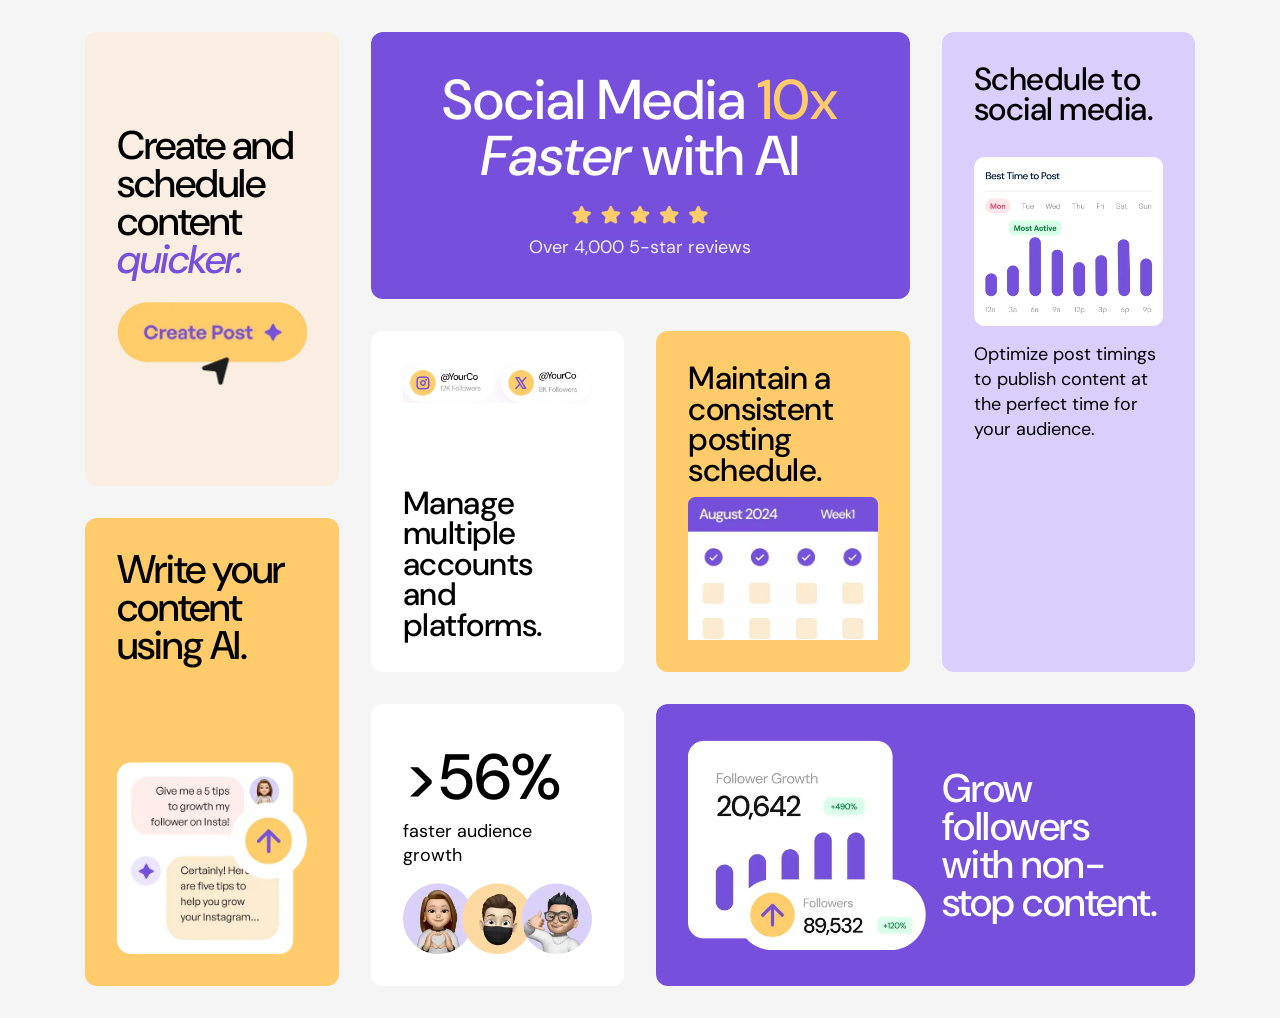
<file: index.html>
<!DOCTYPE html>
<html lang="en">
<head>
    <meta charset="UTF-8">
    <meta name="viewport" content="width=device-width, initial-scale=1.0">
    <title>Frontend Mentor | Bento grid</title>
    <link rel="preconnect" href="https://fonts.googleapis.com">
    <link rel="preconnect" href="https://fonts.gstatic.com" crossorigin>
    <link href="https://fonts.googleapis.com/css2?family=DM+Sans:ital,wght@0,400;0,500;1,400;1,500&display=swap" rel="stylesheet">
    <link rel="stylesheet" href="bento.css">
</head>
<body>
    <main class="bento-grid">
        <article class="card card-create">
        <h2>Create and schedule content <span class="purple-italic">quicker.</span></h2>
        <img src="illustration-create-post.webp" alt="Create post button ">
        </article>

        <article class="card card-write">
            <h2>Write your content using AI.</h2>
            <img src="illustration-ai-content.webp" alt="">
        </article>

        <article class="card card-hero">
            <h1>Social Media <span class="yellow-text">10x</span> <em>Faster</em> with AI</h1>
            <div class="rating">
                <img src="illustration-five-stars.webp" alt="5 stars ">
                <p>Over 4,000 5-star reviews</p>
            </div>
        </article>

        <article class="card card-schedule">
            <h2>Schedule to social media.</h2>
            <img src="illustration-schedule-posts.webp" alt="Schedule to social media">
            <p>Optimize post timings to publish content at the perfect time for your audience.</p>
        </article> 

        <article class="card card-accounts">
            <img src="illustration-multiple-platforms.webp" alt="multiple-platforms">
            <h2>Manage multiple accounts and platforms.</h2>
        </article>

        <article class="card card-consistent">
      <h2>Maintain a consistent posting schedule.</h2>
      <img src="illustration-consistent-schedule.webp" alt="Consistent schedule calendar">
    </article>

    
    <article class="card card-growth">
      <h2>&gt;56%</h2>
      <p>faster audience growth</p>
      <img src="illustration-audience-growth.webp" alt="Audience avatars">
    </article>

    <article class="card card-followers">
      <img src="illustration-grow-followers.webp" alt="Grow followers chart">
      <h2>Grow followers with non-stop content.</h2>
    </article>
    </main>
    
</body>
</html>
</file>
<file: bento.css>
:root {
  --purple-100: hsl(254, 88%, 90%);
  --purple-500: hsl(256, 67%, 59%);
  --yellow-100: hsl(31, 66%, 93%);
  --yellow-500: hsl(39, 100%, 71%);
  --white: hsl(0, 0%, 100%);
  --black: hsl(0, 0%, 7%);
  --gray-100: hsl(0, 0%, 96%);
}

* {
  margin: 0;
  padding: 0;
  box-sizing: border-box;
}

body {
  font-family: 'DM Sans', sans-serif;
  background-color: var(--gray-100);
  min-height: 100vh;
  display: flex;
  justify-content: center;
  align-items: center;
  padding: 2rem;
}

.bento-grid {
  display: grid;
  grid-template-columns: repeat(4, 1fr);
  gap: 2rem;
  max-width: 1110px;
  width: 100%;
}

.card {
  border-radius: 12px;
  padding: 2rem;
  overflow: hidden;
  display: flex;
  flex-direction: column;
}

.card img {
  max-width: 100%;
  height: auto;
  display: block;
}

.card-create {
  grid-column: 1 / 2;
  grid-row: 1 / 3;
  background-color: var(--yellow-100);
  justify-content: center;
}

.card-create h2 {
  font-size: 2.5rem;
  font-weight: 500;
  line-height: 0.95;
  letter-spacing: -1px;
  margin-bottom: 1.5rem;
}

.purple-italic {
  color: var(--purple-500);
  font-style: italic;
}

.card-hero {
  grid-column: 2 / 4;
  grid-row: 1 / 2;
  background-color: var(--purple-500);
  color: var(--white);
  text-align: center;
  align-items: center;
  padding: 2.5rem 2rem;
}

.card-hero h1 {
  font-size: 3.5rem;
  font-weight: 500;
  line-height: 1;
  margin-bottom: 1.25rem;
}

.yellow-text {
  color: var(--yellow-500);
}

.card-hero em {
  font-style: italic;
}

.rating img {
  width: 140px;
  margin: 0 auto 0.5rem auto;
}

.rating p {
  font-size: 1.125rem;
  opacity: 0.9;
}

.card-schedule {
  grid-column: 4 / 5;
  grid-row: 1 / 4;
  background-color: var(--purple-100);
  justify-content: flex-start;
}

.card-schedule h2 {
  font-size: 2rem;
  font-weight: 500;
  line-height: 0.95;
  letter-spacing: -0.5px;
  margin-bottom: 1rem;
}

.card-schedule img {
  margin: 1rem 0;
}

.card-schedule p {
  font-size: 1.125rem;
  line-height: 1.4;
}

.card-write {
  grid-column: 1 / 2;
  grid-row: 3 / 5;
  background-color: var(--yellow-500);
  justify-content: space-between;
}

.card-write h2 {
  font-size: 2.5rem;
  font-weight: 500;
  line-height: 0.95;
  letter-spacing: -1px;
}

.card-accounts {
  grid-column: 2 / 3;
  grid-row: 2 / 4;
  background-color: var(--white);
  justify-content: space-between;
}

.card-accounts h2 {
  font-size: 2rem;
  font-weight: 500;
  line-height: 0.95;
  margin-top: 0.75rem;
  letter-spacing: -0.5px;
}

.card-consistent {
  grid-column: 3 / 4;
  grid-row: 2 / 4;
  background-color: var(--yellow-500);
}

.card-consistent h2 {
  font-size: 2rem;
  font-weight: 500;
  line-height: 0.95;
  margin-bottom: 0.75rem;
  letter-spacing: -0.5px;
}

.card-growth {
  grid-column: 2 / 3;
  grid-row: 4 / 5;
  background-color: var(--white);
  justify-content: center;
}

.card-growth h2 {
  font-size: 4rem;
  font-weight: 500;
}

.card-growth p {
  font-size: 1.125rem;
  margin-bottom: 1rem;
}

.card-followers {
  grid-column: 3 / 5;
  grid-row: 4 / 5;
  background-color: var(--purple-500);
  color: var(--white);
  border-radius: 12px;
  padding: 2rem;
  flex-direction: row;
  align-items: center;
  gap: 1rem;
}

.card-followers h2 {
  font-size: 2.5rem;
  font-weight: 500;
  line-height: 0.95;
  letter-spacing: -0.5px;
}

.card-followers img {
  width: 50%;
  flex-shrink: 0;
  height: auto;
  display: block;
}

/* Medium screens (like a laptop at 150% scaling): same layout, smaller text */
@media (min-width: 801px) and (max-width: 1200px) {
  .bento-grid {
    gap: 1.5rem;
  }

  .card {
    padding: 1.5rem;
  }

  .card-hero h1 {
    font-size: 2.75rem;
  }

  .card-create h2,
  .card-write h2,
  .card-followers h2 {
    font-size: 2rem;
  }

  .card-accounts h2,
  .card-consistent h2,
  .card-schedule h2 {
    font-size: 1.6rem;
  }

  .card-growth h2 {
    font-size: 3rem;
  }
}

@media (max-width: 800px) {
  .bento-grid {
    grid-template-columns: 1fr;
    grid-template-rows: auto;
  }

  .card-create,
  .card-hero,
  .card-schedule,
  .card-write,
  .card-accounts,
  .card-consistent,
  .card-growth,
  .card-followers {
    grid-column: auto;
    grid-row: auto;
  }

  .card-followers {
    flex-direction: column;
    text-align: center;
  }

  .card-followers img {
    width: 100%;
  }
}
</file>
